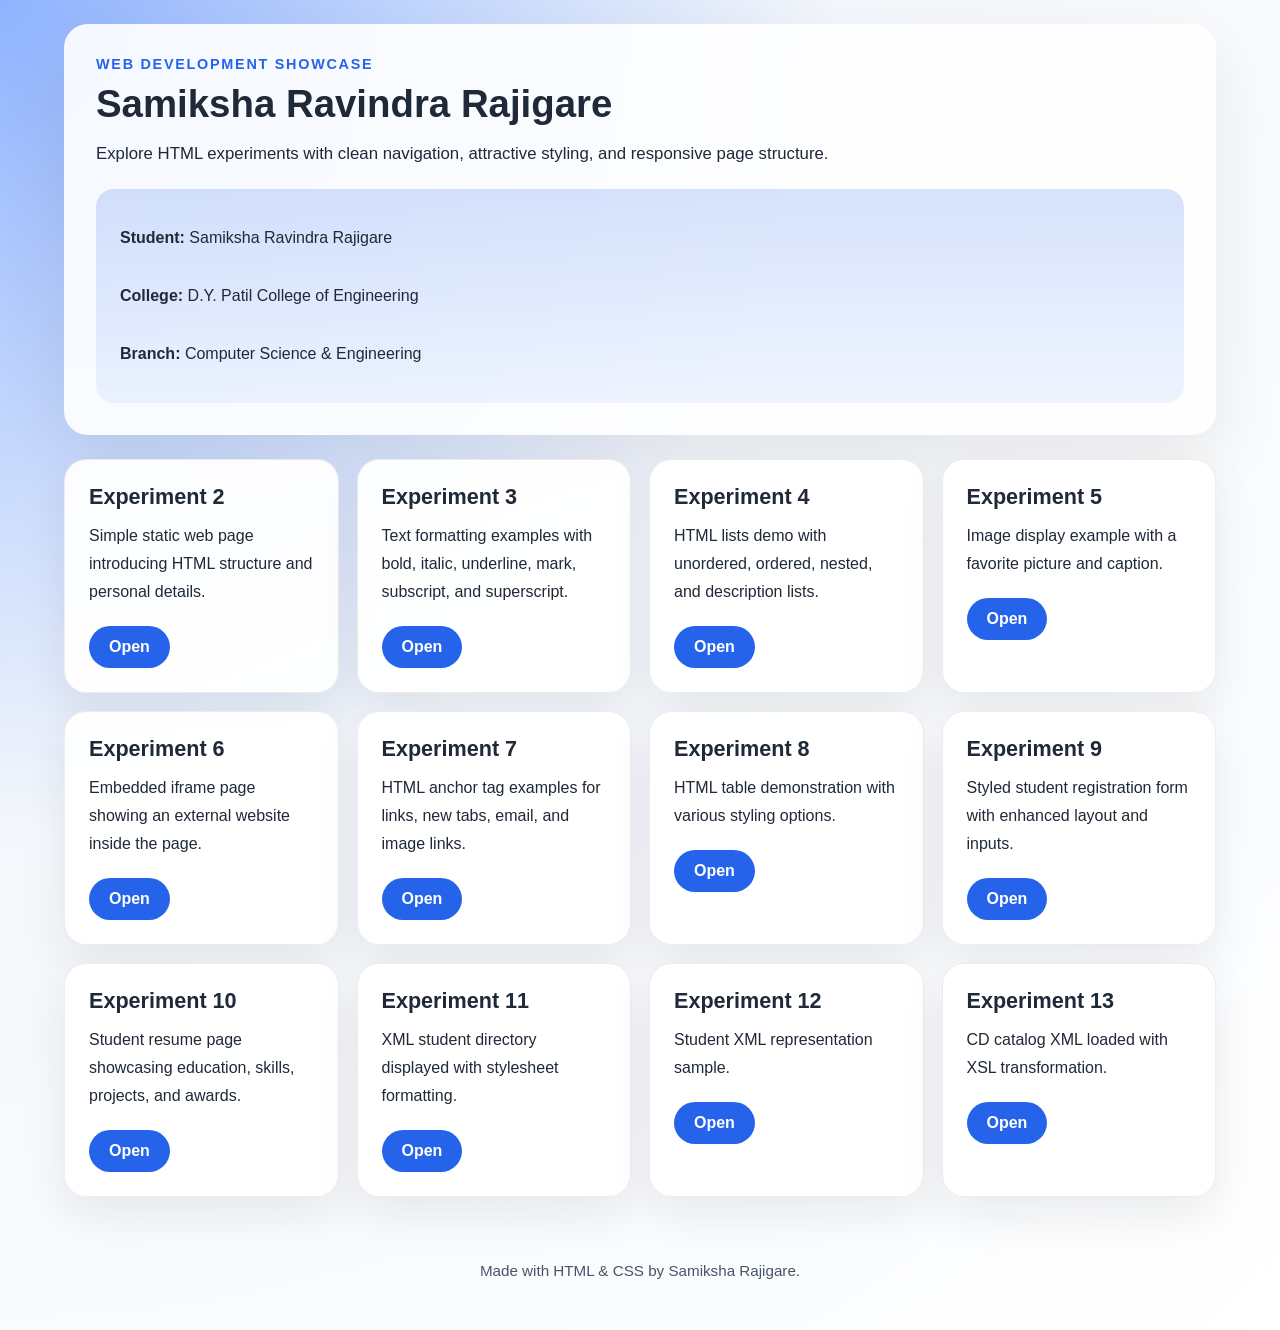
<file: index.html>
<!DOCTYPE html>
<html lang="en">
<head>
    <meta charset="UTF-8">
    <meta name="viewport" content="width=device-width, initial-scale=1.0">
    <title>Samiksha's Web Development Experiments</title>
    <link rel="stylesheet" href="styles.css">
</head>
<body>
    <div class="page-shell">
        <header class="hero">
            <div>
                <p class="eyebrow">Web Development Showcase</p>
                <h1>Samiksha Ravindra Rajigare</h1>
                <p class="hero-text">Explore HTML experiments with clean navigation, attractive styling, and responsive page structure.</p>
            </div>
            <div class="hero-meta">
                <p><strong>Student:</strong> Samiksha Ravindra Rajigare</p>
                <p><strong>College:</strong> D.Y. Patil College of Engineering</p>
                <p><strong>Branch:</strong> Computer Science & Engineering</p>
            </div>
        </header>

        <main>
            <section class="grid">
                <article class="card">
                    <h2>Experiment 2</h2>
                    <p>Simple static web page introducing HTML structure and personal details.</p>
                    <a class="button" href="experimentno2.html">Open</a>
                </article>
                <article class="card">
                    <h2>Experiment 3</h2>
                    <p>Text formatting examples with bold, italic, underline, mark, subscript, and superscript.</p>
                    <a class="button" href="Experimentno3.html">Open</a>
                </article>
                <article class="card">
                    <h2>Experiment 4</h2>
                    <p>HTML lists demo with unordered, ordered, nested, and description lists.</p>
                    <a class="button" href="expeimentno4.html">Open</a>
                </article>
                <article class="card">
                    <h2>Experiment 5</h2>
                    <p>Image display example with a favorite picture and caption.</p>
                    <a class="button" href="experimentno5.html">Open</a>
                </article>
                <article class="card">
                    <h2>Experiment 6</h2>
                    <p>Embedded iframe page showing an external website inside the page.</p>
                    <a class="button" href="experimentno6.html">Open</a>
                </article>
                <article class="card">
                    <h2>Experiment 7</h2>
                    <p>HTML anchor tag examples for links, new tabs, email, and image links.</p>
                    <a class="button" href="experimentno7.html">Open</a>
                </article>
                <article class="card">
                    <h2>Experiment 8</h2>
                    <p>HTML table demonstration with various styling options.</p>
                    <a class="button" href="experimentno8/tabletag.html">Open</a>
                </article>
                <article class="card">
                    <h2>Experiment 9</h2>
                    <p>Styled student registration form with enhanced layout and inputs.</p>
                    <a class="button" href="experimentno9/studentregistrationform.html">Open</a>
                </article>
                <article class="card">
                    <h2>Experiment 10</h2>
                    <p>Student resume page showcasing education, skills, projects, and awards.</p>
                    <a class="button" href="exerimentno10/resume.html">Open</a>
                </article>
                <article class="card">
                    <h2>Experiment 11</h2>
                    <p>XML student directory displayed with stylesheet formatting.</p>
                    <a class="button" href="experimentno.11/students.xml">Open</a>
                </article>
                <article class="card">
                    <h2>Experiment 12</h2>
                    <p>Student XML representation sample.</p>
                    <a class="button" href="experimentno.12/student.xml">Open</a>
                </article>
                <article class="card">
                    <h2>Experiment 13</h2>
                    <p>CD catalog XML loaded with XSL transformation.</p>
                    <a class="button" href="experimentno.13/cdcatlog.xml">Open</a>
                </article>
            </section>
        </main>

        <footer class="footer">
            <p>Made with HTML & CSS by Samiksha Rajigare.</p>
        </footer>
    </div>
</body>
</html>
</file>
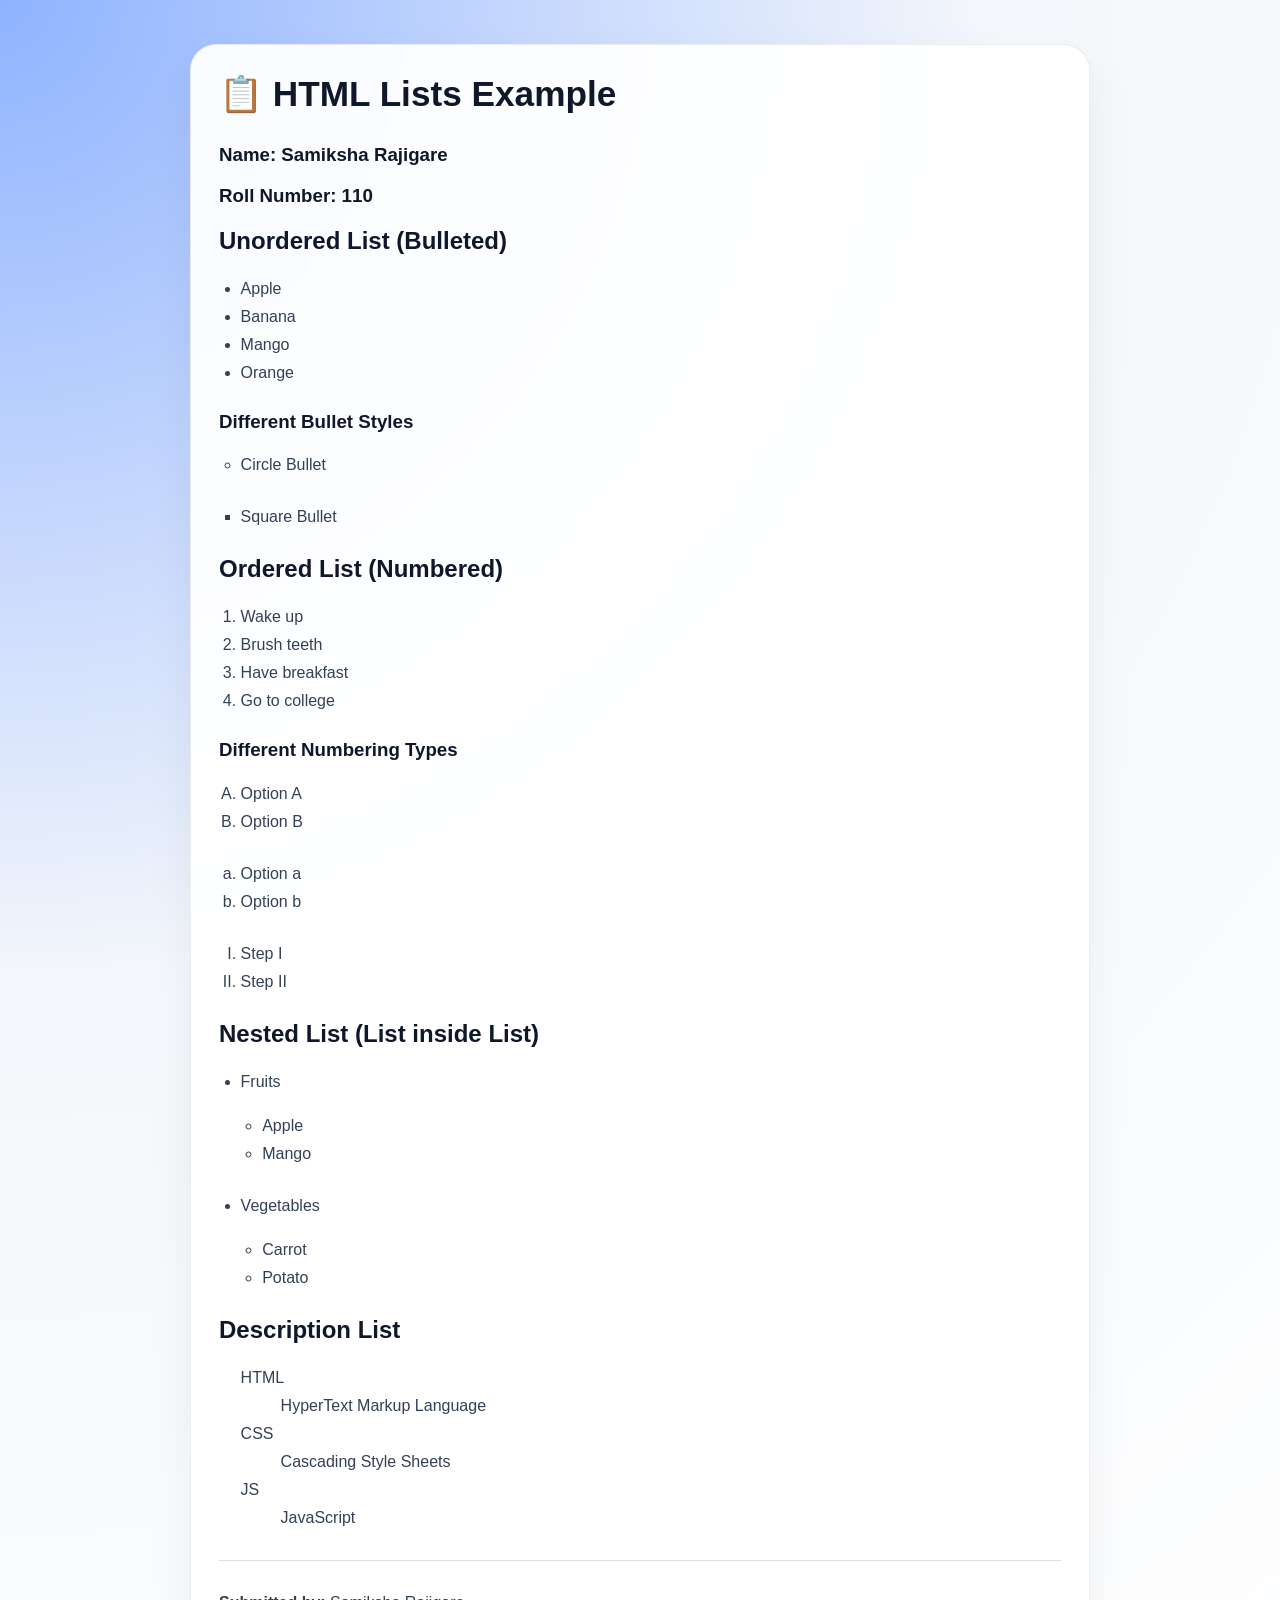
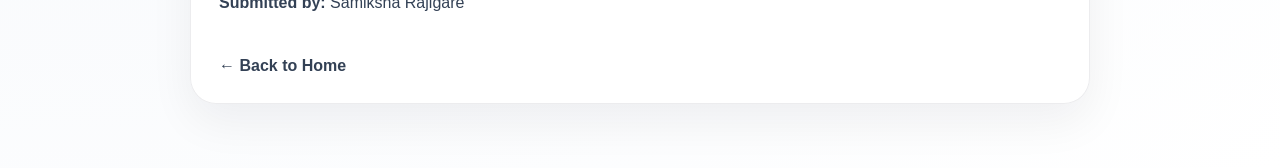
<file: expeimentno4.html>
<!DOCTYPE html>
<html lang="en">
<head>
    <meta charset="UTF-8">
    <meta name="viewport" content="width=device-width, initial-scale=1.0">
    <title>Experiment 4 - HTML Lists Example</title>
    <link rel="stylesheet" href="styles.css">
</head>
<body>
    <div class="page-shell">
        <article class="page-content">
            <h1>📋 HTML Lists Example</h1>
            <h3>Name: Samiksha Rajigare</h3>
            <h3>Roll Number: 110</h3>
            <h2>Unordered List (Bulleted)</h2>
            <ul>
                <li>Apple</li>
                <li>Banana</li>
                <li>Mango</li>
                <li>Orange</li>
            </ul>
            <h3>Different Bullet Styles</h3>
            <ul type="circle">
                <li>Circle Bullet</li>
            </ul>
            <ul type="square">
                <li>Square Bullet</li>
            </ul>
            <h2>Ordered List (Numbered)</h2>
            <ol>
                <li>Wake up</li>
                <li>Brush teeth</li>
                <li>Have breakfast</li>
                <li>Go to college</li>
            </ol>
            <h3>Different Numbering Types</h3>
            <ol type="A">
                <li>Option A</li>
                <li>Option B</li>
            </ol>
            <ol type="a">
                <li>Option a</li>
                <li>Option b</li>
            </ol>
            <ol type="I">
                <li>Step I</li>
                <li>Step II</li>
            </ol>
            <h2>Nested List (List inside List)</h2>
            <ul>
                <li>Fruits
                    <ul>
                        <li>Apple</li>
                        <li>Mango</li>
                    </ul>
                </li>
                <li>Vegetables
                    <ul>
                        <li>Carrot</li>
                        <li>Potato</li>
                    </ul>
                </li>
            </ul>
            <h2>Description List</h2>
            <dl>
                <dt>HTML</dt>
                <dd>HyperText Markup Language</dd>
                <dt>CSS</dt>
                <dd>Cascading Style Sheets</dd>
                <dt>JS</dt>
                <dd>JavaScript</dd>
            </dl>
            <hr>
            <p><strong>Submitted by:</strong> Samiksha Rajigare</p>
            <a class="back-link" href="index.html">← Back to Home</a>
        </article>
    </div>
</body>
</html>
</file>
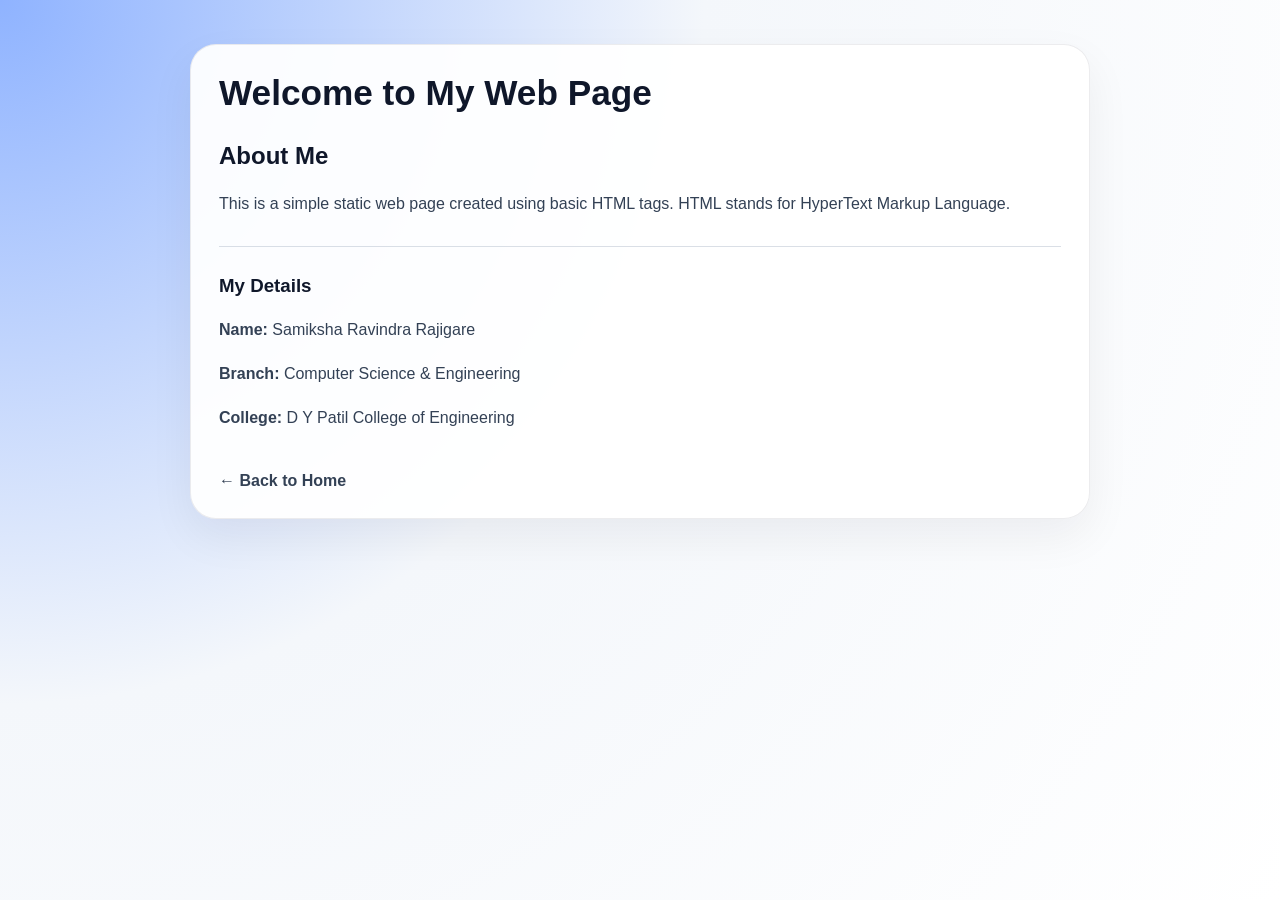
<file: experimentno2.html>
<!DOCTYPE html>
<html lang="en">
<head>
    <meta charset="UTF-8">
    <meta name="viewport" content="width=device-width, initial-scale=1.0">
    <title>Experiment 2 - Static Web Page</title>
    <link rel="stylesheet" href="styles.css">
</head>
<body>
    <div class="page-shell">
        <article class="page-content">
            <h1>Welcome to My Web Page</h1>
            <h2>About Me</h2>
            <p>
                This is a simple static web page created using basic HTML tags.
                HTML stands for HyperText Markup Language.
            </p>
            <hr>
            <h3>My Details</h3>
            <p><strong>Name:</strong> Samiksha Ravindra Rajigare</p>
            <p><strong>Branch:</strong> Computer Science & Engineering</p>
            <p><strong>College:</strong> D Y Patil College of Engineering</p>
            <a class="back-link" href="index.html">← Back to Home</a>
        </article>
    </div>
</body>
</html>
</file>
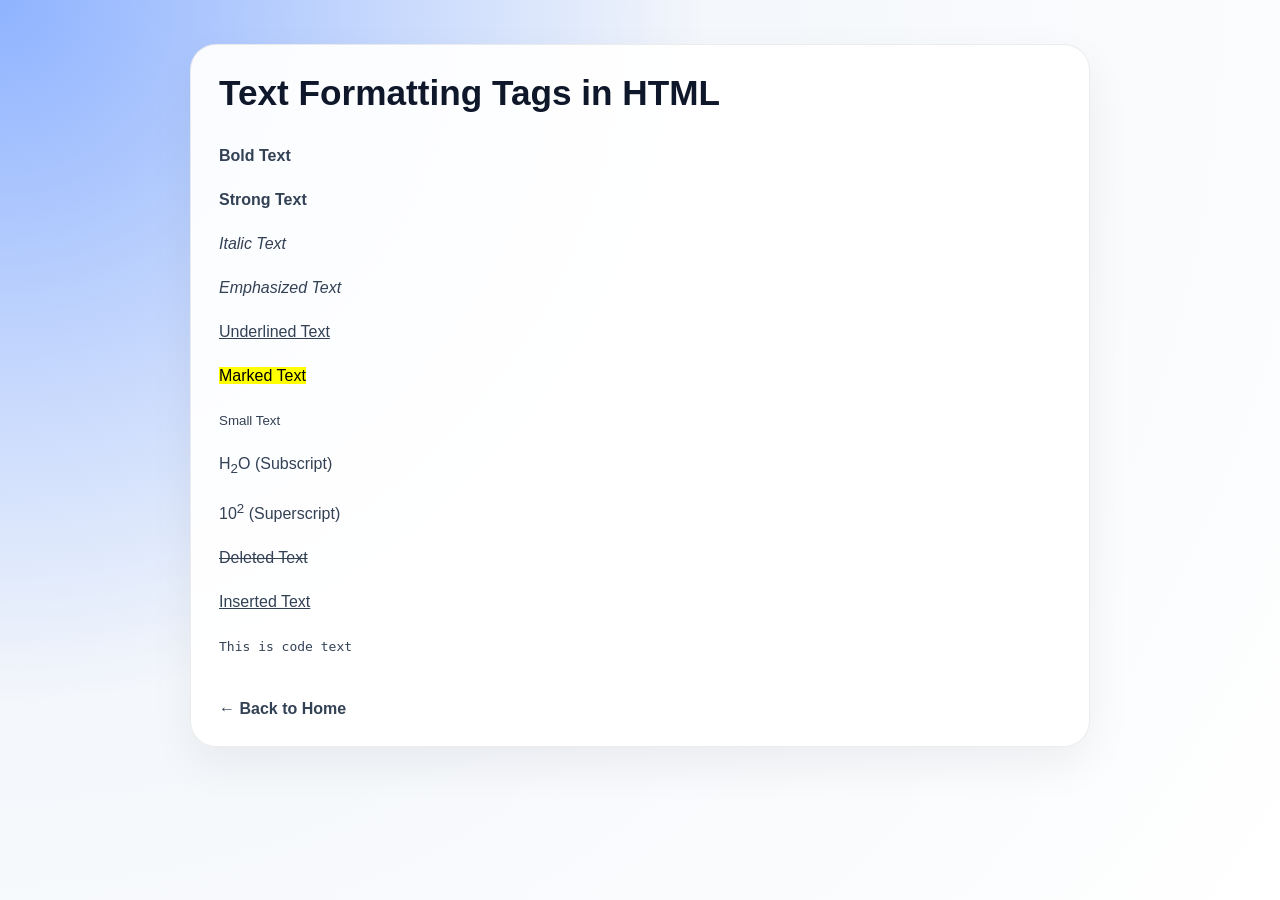
<file: Experimentno3.html>
<!DOCTYPE html>
<html lang="en">
<head>
    <meta charset="UTF-8">
    <meta name="viewport" content="width=device-width, initial-scale=1.0">
    <title>Experiment 3 - Text Formatting Tags</title>
    <link rel="stylesheet" href="styles.css">
</head>
<body>
    <div class="page-shell">
        
        <article class="page-content">
            <h1>Text Formatting Tags in HTML</h1>
            <p><strong>Bold Text</strong></p>
            <p><strong>Strong Text</strong></p>
            <p><em>Italic Text</em></p>
            <p><em>Emphasized Text</em></p>
            <p><u>Underlined Text</u></p>
            <p><mark>Marked Text</mark></p>
            <p><small>Small Text</small></p>
            <p>H<sub>2</sub>O (Subscript)</p>
            <p>10<sup>2</sup> (Superscript)</p>
            <p><del>Deleted Text</del></p>
            <p><ins>Inserted Text</ins></p>
            <p><code>This is code text</code></p>
            <a class="back-link" href="index.html">← Back to Home</a>
        </article>
    </div>
</body>
</html>
</file>
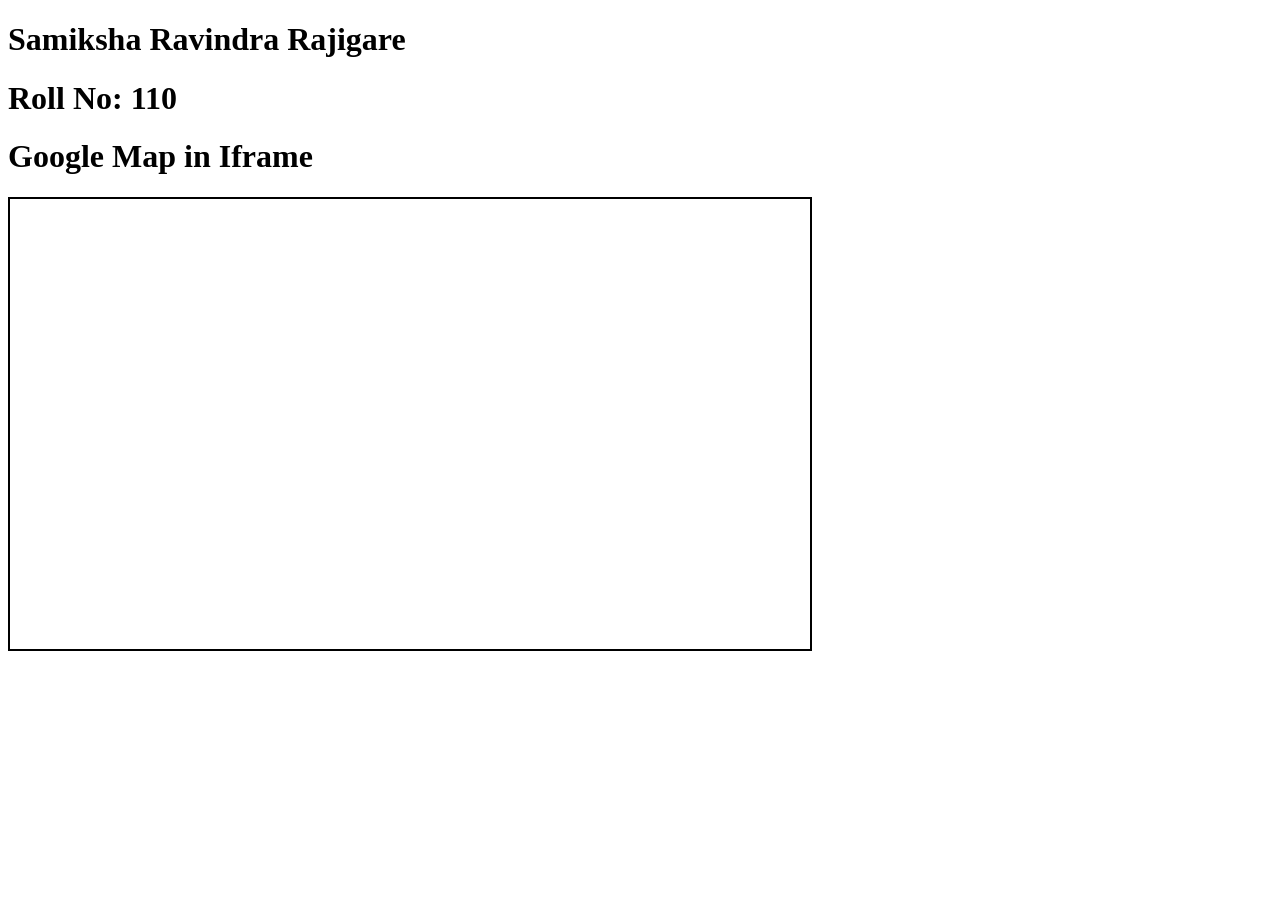
<file: experimentno6.html>
<!DOCTYPE html>
<html>
<head>
  <title>Google Map Iframe Example</title>
</head>
<body>
<h1>Samiksha Ravindra Rajigare</h1>
<h1>Roll No: 110</h1>
<h1>Google Map in Iframe</h1>

<iframe 
  src="https://www.google.com/maps?q=Pune,India&output=embed"
  width="800"
  height="450"
  style="border:2px solid black;">
</iframe>

</body>
</html>
</file>
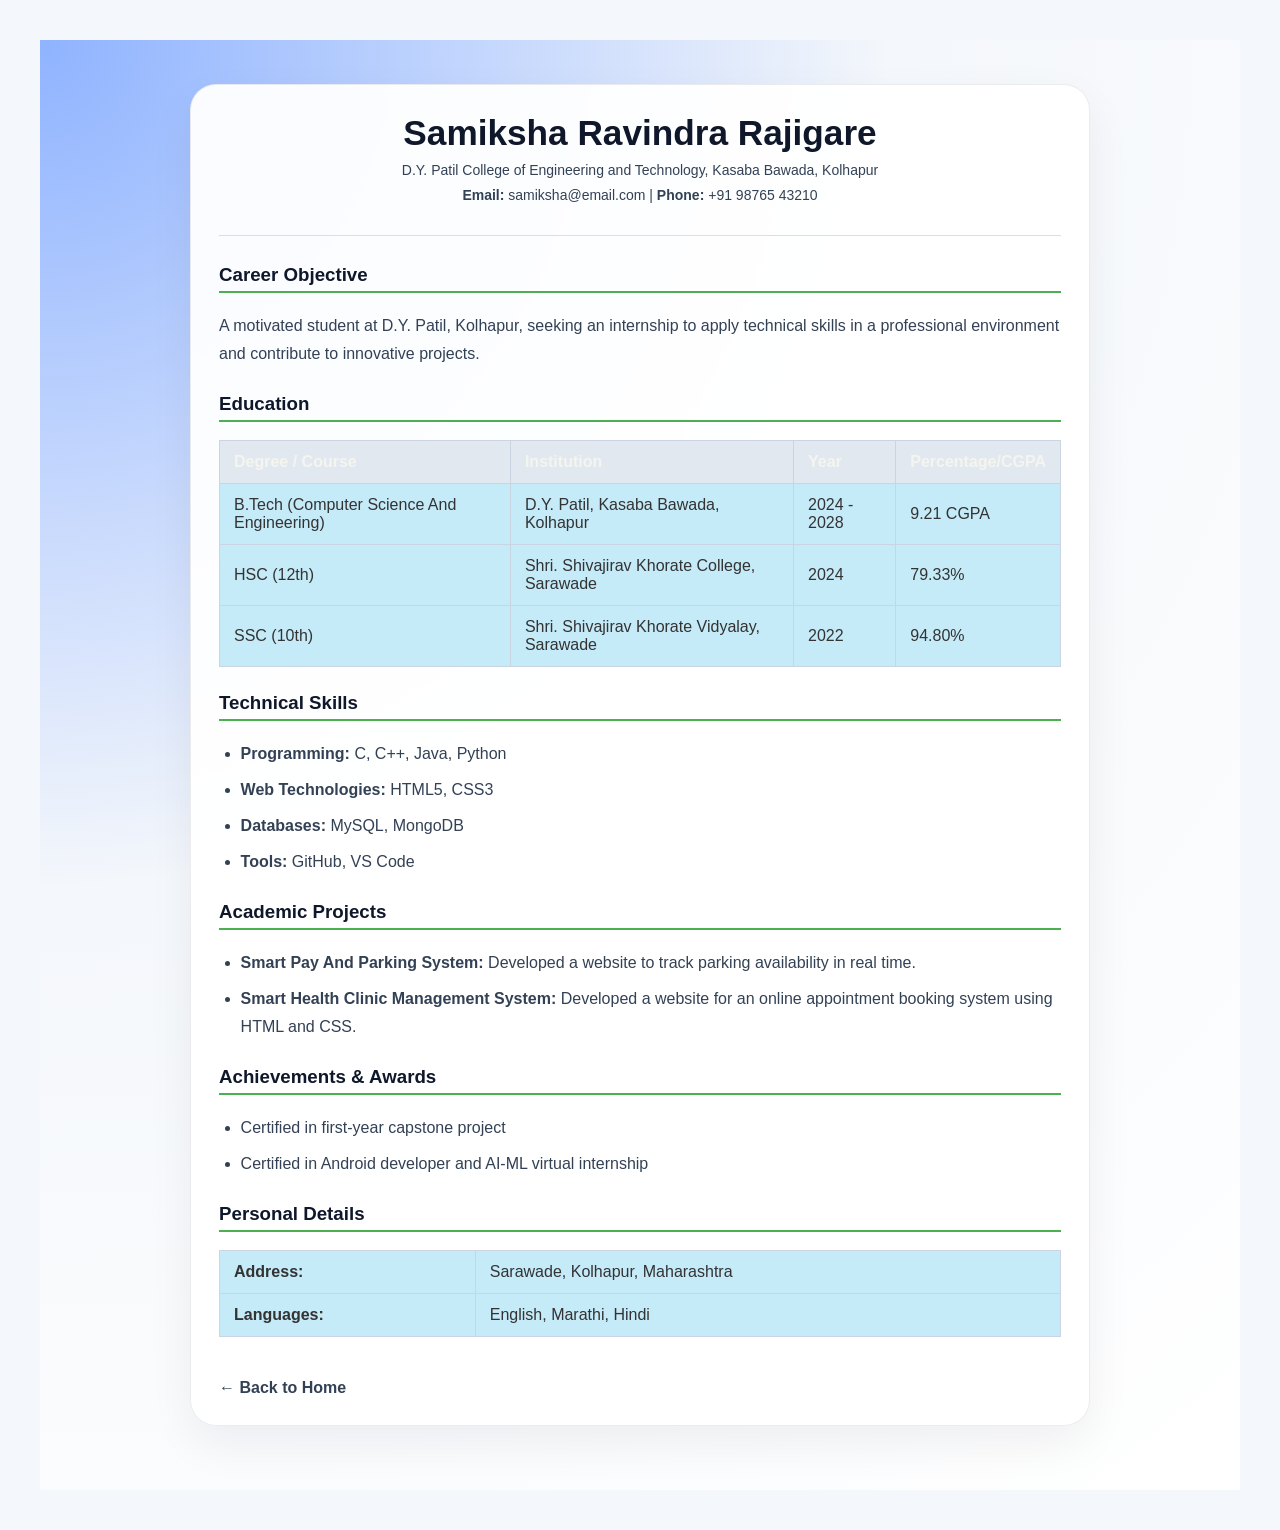
<file: exerimentno10/resume.html>
<!DOCTYPE html>
<html lang="en">
<head>
    <meta charset="UTF-8">
    <meta name="viewport" content="width=device-width, initial-scale=1.0">
    <title>Experiment 10 - Resume</title>
    <link rel="stylesheet" href="../styles.css">
    <link rel="stylesheet" href="resume.css">
</head>
<body>
    <div class="page-shell">
        <article class="page-content">
            <center>
                <h1>Samiksha Ravindra Rajigare</h1>
                <p>
                    D.Y. Patil College of Engineering and Technology, Kasaba Bawada, Kolhapur<br>
                    <strong>Email:</strong> samiksha@email.com | <strong>Phone:</strong> +91 98765 43210
                </p>
            </center>
            <hr>
            <h3>Career Objective</h3>
            <p>A motivated student at D.Y. Patil, Kolhapur, seeking an internship to apply technical skills in a professional environment and contribute to innovative projects.</p>
            <h3>Education</h3>
            <table>
                <thead>
                    <tr>
                        <th>Degree / Course</th>
                        <th>Institution</th>
                        <th>Year</th>
                        <th>Percentage/CGPA</th>
                    </tr>
                </thead>
                <tbody>
                    <tr>
                        <td>B.Tech (Computer Science And Engineering)</td>
                        <td>D.Y. Patil, Kasaba Bawada, Kolhapur</td>
                        <td>2024 - 2028</td>
                        <td>9.21 CGPA</td>
                    </tr>
                    <tr>
                        <td>HSC (12th)</td>
                        <td>Shri. Shivajirav Khorate College, Sarawade</td>
                        <td>2024</td>
                        <td>79.33%</td>
                    </tr>
                    <tr>
                        <td>SSC (10th)</td>
                        <td>Shri. Shivajirav Khorate Vidyalay, Sarawade</td>
                        <td>2022</td>
                        <td>94.80%</td>
                    </tr>
                </tbody>
            </table>
            <h3>Technical Skills</h3>
            <ul>
                <li><strong>Programming:</strong> C, C++, Java, Python</li>
                <li><strong>Web Technologies:</strong> HTML5, CSS3</li>
                <li><strong>Databases:</strong> MySQL, MongoDB</li>
                <li><strong>Tools:</strong> GitHub, VS Code</li>
            </ul>
            <h3>Academic Projects</h3>
            <ul>
                <li><strong>Smart Pay And Parking System:</strong> Developed a website to track parking availability in real time.</li>
                <li><strong>Smart Health Clinic Management System:</strong> Developed a website for an online appointment booking system using HTML and CSS.</li>
            </ul>
            <h3>Achievements & Awards</h3>
            <ul>
                <li>Certified in first-year capstone project</li>
                <li>Certified in Android developer and AI-ML virtual internship</li>
            </ul>
            <h3>Personal Details</h3>
            <table>
                <tr>
                    <td><strong>Address:</strong></td>
                    <td>Sarawade, Kolhapur, Maharashtra</td>
                </tr>
                <tr>
                    <td><strong>Languages:</strong></td>
                    <td>English, Marathi, Hindi</td>
                </tr>
            </table>
            <a class="back-link" href="../index.html">← Back to Home</a>
        </article>
    </div>
</body>
</html>
</file>
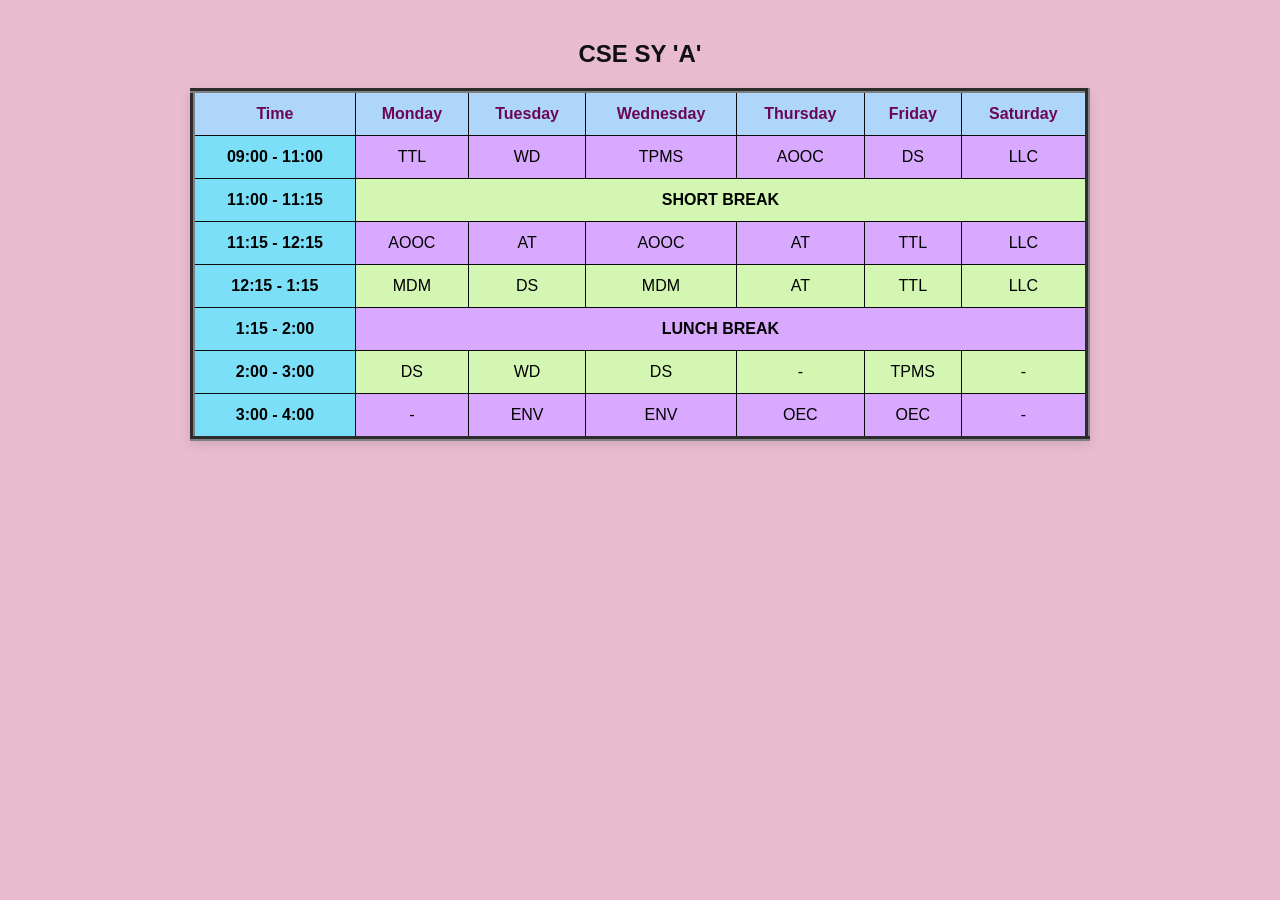
<file: experimentno8/tabletag.html>
<!DOCTYPE html>
<html>
<head>
    <link rel="stylesheet" href="tabletag.css">
    <title>Weekly Timetable</title>
</head>
<body>

    <h2 align="center">CSE SY 'A'</h2>

    <table border="5" cellspacing="0" cellpadding="10" align="center">
        <tr bgcolor="#CCCCCC">
            <th>Time</th>
            <th>Monday</th>
            <th>Tuesday</th>
            <th>Wednesday</th>
            <th>Thursday</th>
            <th>Friday</th>
            <th>Saturday</th>
        </tr>

        <tr>
            <td bgcolor="#EEEEEE"><b>09:00 - 11:00</b></td>
            <td>TTL</td>
            <td>WD</td>
            <td>TPMS</td>
            <td>AOOC</td>
            <td>DS</td>
            <td>LLC</td>
        </tr>

        <tr align="center">
            <td bgcolor="#EEEEEE"><b>11:00 - 11:15</b></td>
            <td colspan="6"><b>SHORT BREAK</b></td>
        </tr>

        <tr>
            <td bgcolor="#EEEEEE"><b>11:15 - 12:15</b></td>
            <td>AOOC</td>
            <td>AT</td>
            <td>AOOC</td>
            <td>AT</td>
            <td>TTL</td>
            <td>LLC</td>
        </tr>

        <tr>
            <td bgcolor="#EEEEEE"><b>12:15 - 1:15</b></td>
            <td>MDM</td>
            <td>DS</td>
            <td>MDM</td>
            <td>AT</td>
            <td>TTL</td>
            <td>LLC</td>
        </tr>

        <tr align="center">
            <td bgcolor="#EEEEEE"><b>1:15 - 2:00</b></td>
            <td colspan="6"><b>LUNCH BREAK</b></td>
        </tr>

        <tr>
            <td bgcolor="#EEEEEE"><b>2:00 - 3:00</b></td>
            <td>DS</td>
            <td>WD</td>
            <td>DS</td>
            <td>-</td>
            <td>TPMS</td>
            <td>-</td>
        </tr>

        <tr>
            <td bgcolor="#EEEEEE"><b>3:00 - 4:00</b></td>
            <td>-</td>
            <td>ENV</td>
            <td>ENV</td>
            <td>OEC</td>
            <td>OEC</td>
            <td>-</td>
        </tr>
    </table>

</body>
</html>
</file>
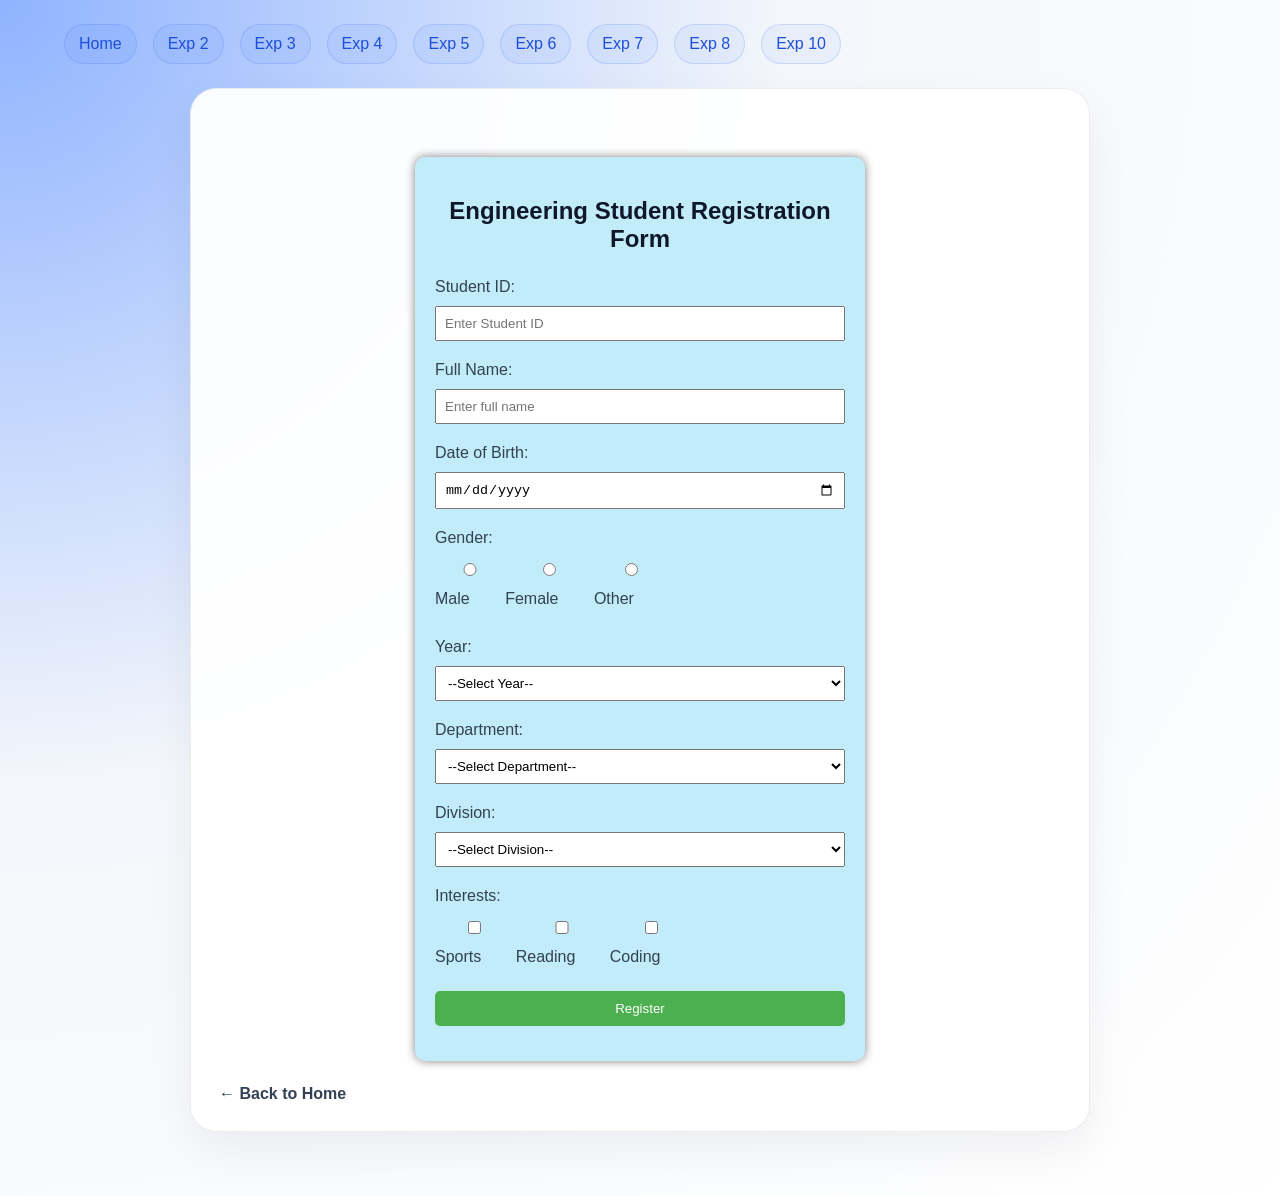
<file: experimentno9/studentregistrationform.html>
<!DOCTYPE html>
<html lang="en">
<head>
    <meta charset="UTF-8">
    <meta name="viewport" content="width=device-width, initial-scale=1.0">
    <title>Experiment 9 - Student Registration Form</title>
    <link rel="stylesheet" href="../styles.css">
    <link rel="stylesheet" href="studentregistrationform.css">
</head>
<body>
    <div class="page-shell">
        <nav class="page-nav">
            <a href="../index.html">Home</a>
            <a href="../experimentno2.html">Exp 2</a>
            <a href="../Experimentno3.html">Exp 3</a>
            <a href="../expeimentno4.html">Exp 4</a>
            <a href="../experimentno5.html">Exp 5</a>
            <a href="../experimentno6.html">Exp 6</a>
            <a href="../experimentno7.html">Exp 7</a>
            <a href="../experimentno8/table.html">Exp 8</a>
            <a href="../exerimentno10/resume.html">Exp 10</a>
        </nav>
        <article class="page-content">
            <div class="container">
                <h2>Engineering Student Registration Form</h2>
                <form>
                    <div class="form-group">
                        <label>Student ID:</label>
                        <input type="text" name="studentid" placeholder="Enter Student ID" required>
                    </div>
                    <div class="form-group">
                        <label>Full Name:</label>
                        <input type="text" name="fullname" placeholder="Enter full name" required>
                    </div>
                    <div class="form-group">
                        <label>Date of Birth:</label>
                        <input type="date" name="dob" required>
                    </div>
                    <div class="form-group">
                        <label>Gender:</label>
                        <div class="radio-group">
                            <label><input type="radio" name="gender"> Male</label>
                            <label><input type="radio" name="gender"> Female</label>
                            <label><input type="radio" name="gender"> Other</label>
                        </div>
                    </div>
                    <div class="form-group">
                        <label>Year:</label>
                        <select name="year">
                            <option>--Select Year--</option>
                            <option>First Year</option>
                            <option>Second Year</option>
                            <option>Third Year</option>
                            <option>Last Year</option>
                        </select>
                    </div>
                    <div class="form-group">
                        <label>Department:</label>
                        <select name="department">
                            <option>--Select Department--</option>
                            <option>Computer Engineering</option>
                            <option>Mechanical Engineering</option>
                            <option>Civil Engineering</option>
                            <option>Electrical Engineering</option>
                            <option>Electronics Engineering</option>
                        </select>
                    </div>
                    <div class="form-group">
                        <label>Division:</label>
                        <select name="division">
                            <option>--Select Division--</option>
                            <option>A</option>
                            <option>B</option>
                            <option>C</option>
                            <option>D</option>
                        </select>
                    </div>
                    <div class="form-group">
                        <label>Interests:</label>
                        <div class="checkbox-group">
                            <label><input type="checkbox"> Sports</label>
                            <label><input type="checkbox"> Reading</label>
                            <label><input type="checkbox"> Coding</label>
                        </div>
                    </div>
                    <div class="form-group">
                        <button type="submit">Register</button>
                    </div>
                </form>
            </div>
            <a class="back-link" href="../index.html">← Back to Home</a>
        </article>
    </div>
</body>
</html>
</file>
<file: styles.css>
/* Shared styling for all experiment pages */
:root {
    color-scheme: light;
    font-family: 'Segoe UI', Tahoma, Geneva, Verdana, sans-serif;
    background-color: #f4f7fb;
    color: #1f2937;
}

* {
    box-sizing: border-box;
}

body {
    margin: 0;
    min-height: 100vh;
    background: radial-gradient(circle at top left, #8fb3ff 0%, #f4f7fb 45%, #ffffff 100%);
}

a {
    color: #2563eb;
    text-decoration: none;
}

.page-shell {
    max-width: 1200px;
    margin: 0 auto;
    padding: 24px;
}

header.hero {
    display: grid;
    gap: 20px;
    padding: 32px;
    margin-bottom: 24px;
    border-radius: 24px;
    background: rgba(255, 255, 255, 0.9);
    box-shadow: 0 24px 70px rgba(0, 0, 0, 0.08);
}

.eyebrow {
    margin: 0 0 12px;
    font-size: 0.9rem;
    font-weight: 700;
    letter-spacing: 0.12em;
    text-transform: uppercase;
    color: #2563eb;
}

.hero h1 {
    margin: 0;
    font-size: clamp(2.2rem, 3vw, 3.4rem);
    line-height: 1.05;
}

.hero-text {
    margin: 16px 0 0;
    font-size: 1.05rem;
    line-height: 1.7;
    max-width: 760px;
}

.hero-meta {
    display: grid;
    gap: 8px;
    padding: 24px;
    border-radius: 18px;
    background: linear-gradient(180deg, rgba(37,99,235,.18), rgba(59,130,246,.08));
}

main {
    margin-bottom: 32px;
}

.grid {
    display: grid;
    gap: 18px;
    grid-template-columns: repeat(auto-fit, minmax(260px, 1fr));
}

.card {
    padding: 24px;
    border-radius: 22px;
    background: rgba(255, 255, 255, 0.95);
    border: 1px solid rgba(15, 23, 42, 0.08);
    box-shadow: 0 18px 45px rgba(15, 23, 42, 0.08);
    transition: transform 0.25s ease, box-shadow 0.25s ease;
}

.card:hover {
    transform: translateY(-6px);
    box-shadow: 0 26px 55px rgba(15, 23, 42, 0.14);
}

.card h2 {
    margin: 0 0 12px;
    font-size: 1.35rem;
}

.card p {
    margin: 0 0 20px;
    line-height: 1.75;
}

.button {
    display: inline-flex;
    align-items: center;
    justify-content: center;
    padding: 12px 20px;
    border-radius: 999px;
    background: #2563eb;
    border: none;
    color: white;
    font-weight: 700;
    transition: transform 0.2s ease, background 0.2s ease;
}

.button:hover {
    transform: translateY(-2px);
    background: #1d4ed8;
}

.footer {
    text-align: center;
    font-size: 0.95rem;
    color: #475569;
    padding: 18px 0 12px;
}

.page-title,
.page-description,
.section-heading {
    margin-top: 0;
}

.page-content {
    padding: 28px;
    margin: 20px auto 40px;
    max-width: 900px;
    background: rgba(255,255,255,0.94);
    border-radius: 26px;
    border: 1px solid rgba(15,23,42,0.08);
    box-shadow: 0 18px 45px rgba(15,23,42,0.06);
}

.page-content h1,
.page-content h2,
.page-content h3 {
    color: #0f172a;
}

.page-content h1 {
    margin-top: 0;
    font-size: 2.2rem;
}

.page-content p,
.page-content li,
.page-content dt,
.page-content dd,
.page-content label {
    line-height: 1.75;
    color: #334155;
}

.page-content hr {
    border: none;
    border-top: 1px solid rgba(148,163,184,0.35);
    margin: 28px 0;
}

.page-content ul,
.page-content ol,
.page-content dl {
    margin: 16px 0 24px;
    padding-left: 1.35rem;
}

.page-content table {
    width: 100%;
    border-collapse: collapse;
    margin: 18px 0;
}

.page-content table th,
.page-content table td {
    padding: 12px 14px;
    border: 1px solid #cbd5e1;
}

.page-content table thead th {
    background: #e2e8f0;
}

.page-content img,
.page-content iframe {
    max-width: 100%;
    border-radius: 16px;
}

.page-nav {
    display: flex;
    flex-wrap: wrap;
    gap: 12px 16px;
    margin-bottom: 24px;
}

.page-nav a {
    color: #1d4ed8;
    padding: 10px 14px;
    border-radius: 999px;
    border: 1px solid rgba(37,99,235,0.16);
    background: rgba(37,99,235,0.06);
}

.page-nav a:hover {
    background: rgba(37,99,235,0.14);
}

.back-link {
    display: inline-block;
    margin-top: 24px;
    color: #334155;
    font-weight: 700;
}

.xml-viewer {
    width: 100%;
    min-height: 520px;
    border: 1px solid rgba(148,163,184,0.45);
    border-radius: 16px;
}

@media (max-width: 720px) {
    .page-shell {
        padding: 16px;
    }

    .card {
        padding: 20px;
    }

    .hero {
        padding: 24px;
    }
}
</file>
<file: exerimentno10/resume.css>
body {
    font-family: Arial, sans-serif;
    margin: 40px;
    background-color: #f3d7f0;
    color: #333;
}

h1 {
    color: #2c3e50;
    margin-bottom: 5px;
}

h3 {
    color: #34495e;
    border-bottom: 2px solid #4CAF50;
    padding-bottom: 5px;
    margin-top: 25px;
}

p {
    line-height: 1.6;
}

center p {
    margin-top: 5px;
    font-size: 14px;
}

hr {
    border: 1px solid #151515;
    margin: 20px 0;
}

table {
    width: 100%;
    border-collapse: collapse;
    margin-top: 10px;
    background-color: rgb(197, 234, 248);
}

th, td {
    border: 1px solid #090909;
    padding: 10px;
    text-align: left;
}

th {
    background-color: #4CAF50;
    color: rgb(244, 245, 239);
}

ul {
    margin-top: 10px;
    padding-left: 20px;
}

li {
    margin-bottom: 8px;
}

b {
    color: #2c3e50;
}

table[border="0"] td {
    border: none;
    padding: 5px;
}

tbody tr:hover {
    background-color: #f8c4c4;
}
</file>
<file: experimentno8/tabletag.css>
body {
    font-family: Arial, sans-serif;
    background-color: #e8bbce;
    margin: 0;
    padding: 20px;
}

h2 {
    text-align: center;
    color: #101010;
    margin-bottom: 20px;
}

table {
    margin: auto;
    border-collapse: collapse;
    width: 90%;
    max-width: 900px;
    background-color: #d3f6b3;
    box-shadow: 0 4px 10px rgba(0, 0, 0, 0.1);
}

th, td {
    border: 1px solid #0a0a0a;
    padding: 12px;
    text-align: center;
}

th {
    background-color: #aed5fa;
    color: rgb(108, 6, 82);
    font-weight: bold;
}

td:first-child {
    background-color: #7cdff8;
    font-weight: bold;
}

tr:nth-child(even) {
    background-color: #d8a9fe;
}

tr:hover {
    background-color: #adcaf9;
}

.break {
    background-color: #ffeaa7;
    font-weight: bold;
}

.lunch {
    background-color: #f4c3b8;
    font-weight: bold;
}
</file>
<file: experimentno9/studentregistrationform.css>
body {
    font-family: Arial;
    background-color: #eec4c4;
}

.container {
    width: 450px;
    margin: auto;
    margin-top: 40px;
    background: rgb(194, 236, 249);
    padding: 20px;
    border-radius: 10px;
    box-shadow: 0px 0px 10px gray;
}

h2 {
    text-align: center;
}

.form-group {
    margin-bottom: 15px;
}

label {
    display: block;
    margin-bottom: 5px;
}

input, select {
    width: 100%;
    padding: 8px;
}

.radio-group, .checkbox-group {
    display: flex;
    gap: 10px;
}

button {
    width: 100%;
    padding: 10px;
    background-color: #4CAF50;
    color: white;
    border: none;
    border-radius: 5px;
}

button:hover {
    background-color: #45a049;
}
</file>
